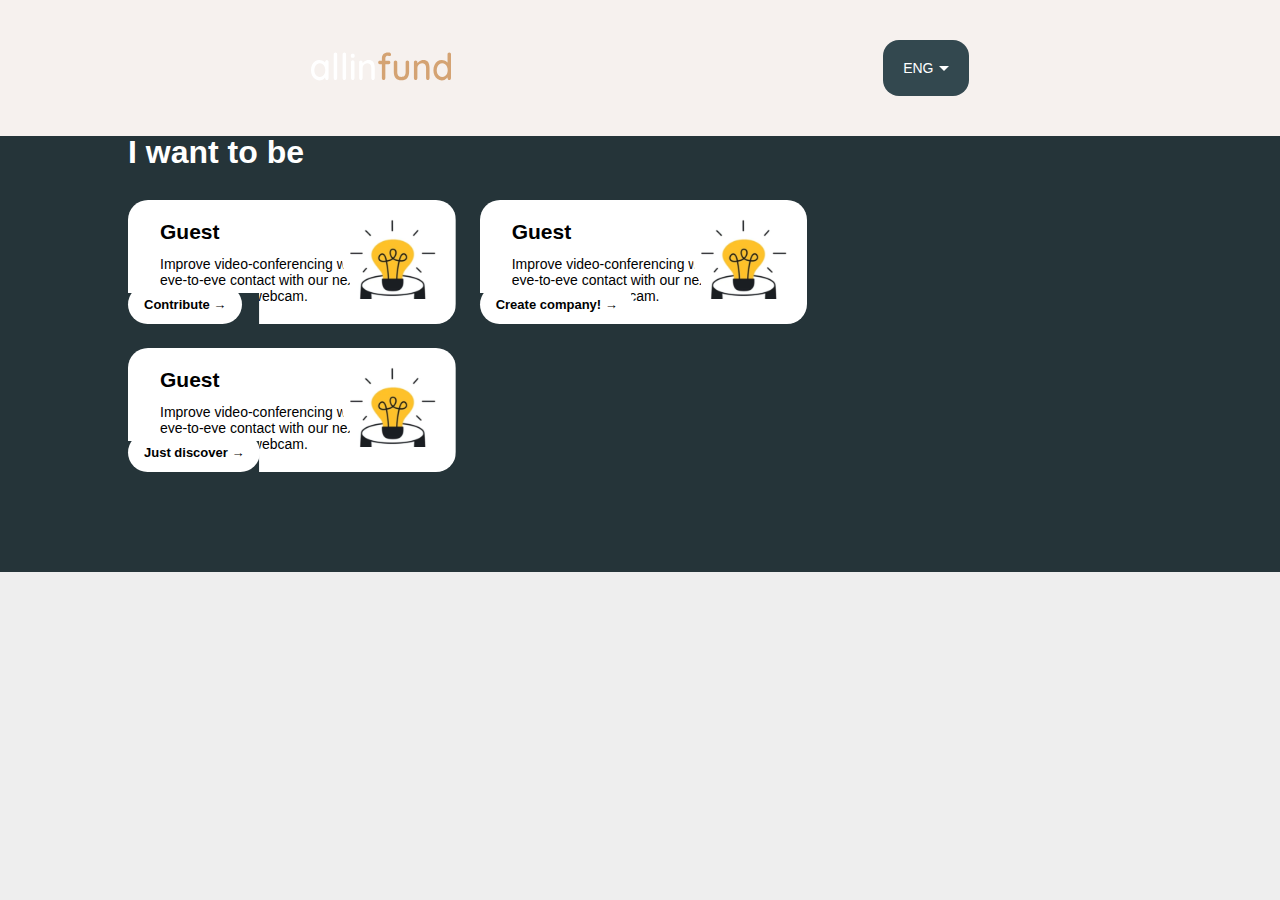
<file: register-1.html>
<!DOCTYPE html>
<html lang="en">
  <head>
    <meta charset="UTF-8" />
    <meta name="viewport" content="width=device-width, initial-scale=1.0" />
    <title>Allinfund / Home</title>
    <script src="./assest/js/index.js"></script>
    <link rel="stylesheet" href="./assest/css/main.css" />
  </head>
  <body>
    <header class="header">
      <div class="container">
        <nav class="navBar">
          <div class="logo">
            <a href="./index.html">
              <img src="./assest/images/allinfund.svg" alt="logo" />
            </a>
          </div>
          <div class="formLeftSide">
            <div class="dropdown">
              <div class="select">
                <span class="selected">ENG</span>
                <div class="caret"></div>
              </div>
              <ul class="menu">
                <li>AZ</li>
                <li>RU</li>
                <li class="active">ENG</li>
              </ul>
            </div>
          </div>
        </nav>
      </div>
    </header>
    <main>
      <section class="register">
        <div class="container">
          <h1 class="homeTitle">I want to be</h1>
          <div class="homecardBox">
            <div class="card-container">
              <div class="card">
                <div class="card-icon">
                  <img
                    src="./assest/images/card-icon.svg"
                    alt="Lightbulb Icon"
                  />
                </div>
                <h2 class="card-title">Guest</h2>
                <p class="card-description">
                  Improve video-conferencing with natural eye-to-eye contact
                  with our next-gen middle-screen webcam.
                </p>
              </div>
              <div class="cardBtn">
                <a href="./index.html">Contribute →</a>
              </div>
            </div>
            <div class="card-container">
              <div class="card">
                <div class="card-icon">
                  <img
                    src="./assest/images/card-icon.svg"
                    alt="Lightbulb Icon"
                  />
                </div>
                <h2 class="card-title">Guest</h2>
                <p class="card-description">
                  Improve video-conferencing with natural eye-to-eye contact
                  with our next-gen middle-screen webcam.
                </p>
              </div>
              <div class="cardBtn">
                <a href="./index.html">Create company! →</a>
              </div>
            </div>
            <div class="card-container">
              <div class="card">
                <div class="card-icon">
                  <img
                    src="./assest/images/card-icon.svg"
                    alt="Lightbulb Icon"
                  />
                </div>
                <h2 class="card-title">Guest</h2>
                <p class="card-description">
                  Improve video-conferencing with natural eye-to-eye contact
                  with our next-gen middle-screen webcam.
                </p>
              </div>
              <div class="cardBtn">
                <a href="./index.html">Just discover →</a>
              </div>
            </div>
          </div>
        </div>
      </section>
    </main>
    <footer></footer>
  </body>
</html>
</file>
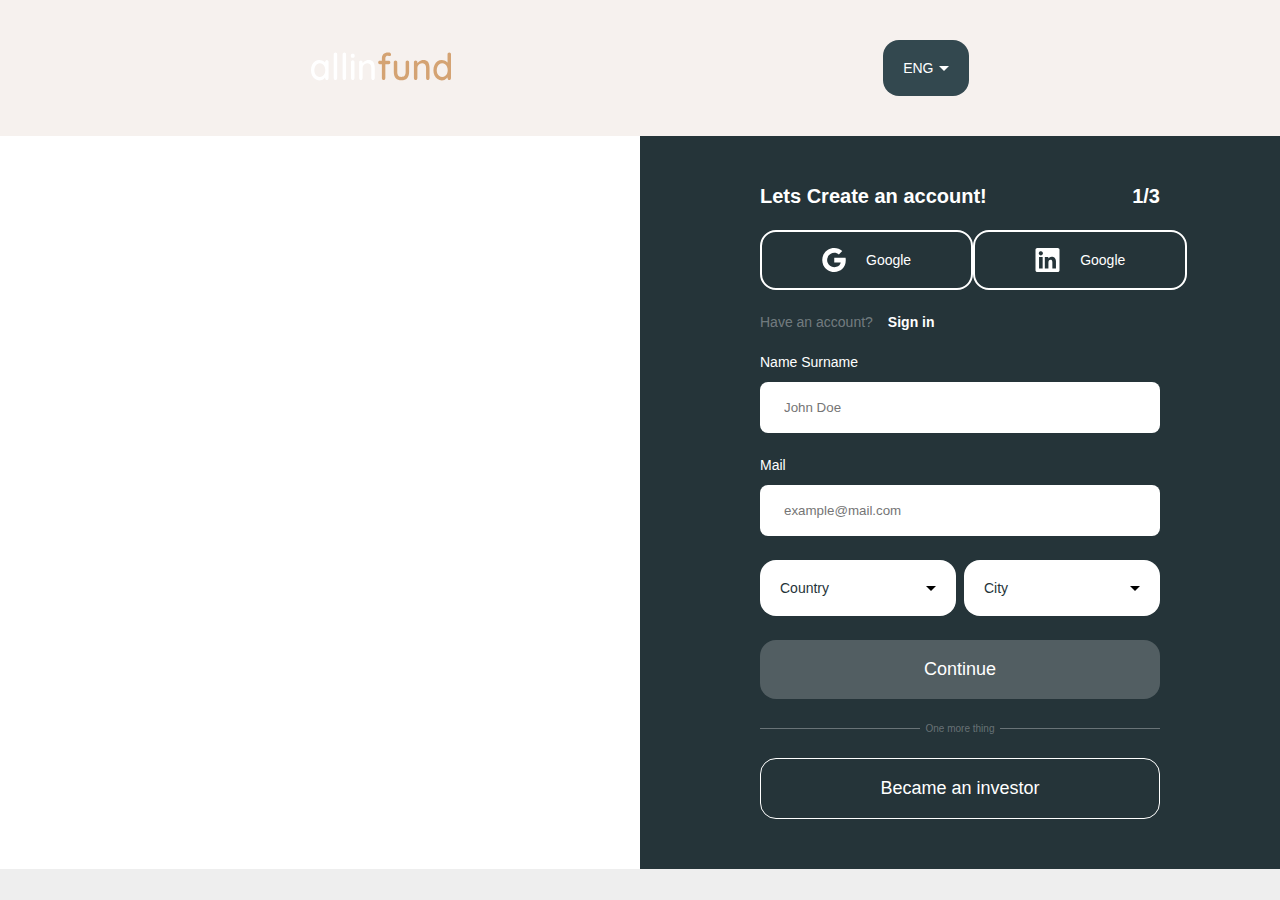
<file: register-2.html>
<!DOCTYPE html>
<html lang="en">
<head>
    <meta charset="UTF-8">
    <meta name="viewport" content="width=device-width, initial-scale=1.0">
    <title>Document</title>
    <script src="./assest/js/index.js"></script>
    <link rel="stylesheet" href="./assest/css/main.css">
</head>
<body>
    <header class="header">
        <div class="container">
          <nav class="navBar">
            <div class="logo">
              <a href="./index.html">
                <img src="./assest/images/allinfund.svg" alt="logo" />
              </a>
            </div>
            <div class="formLeftSide">
              <div class="dropdown">
                <div class="select">
                  <span class="selected">ENG</span>
                  <div class="caret"></div>
                </div>
                <ul class="menu">
                  <li>AZ</li>
                  <li>RU</li>
                  <li class="active">ENG</li>
                </ul>
              </div>
            </div>
          </nav>
        </div>
      </header>
   <main>
    <section class="register-2">
        <div class="registerContent"> 
            <div class="formTitle"><h2>Lets Create an account!  </h2>  <span class="page">1/3</span></div>
            <div class="socialBtns">
                <div class="socialBtn">
                    <a href="#"><img src="./assest/images/Google - Original.svg" alt="google icon"> Google</a>
                </div>
                <div class="socialBtn">
                    <a href="#"><img src="./assest/images/linkedin (2).svg" alt="linkedin icon"> Google</a>
                </div>
            </div>
            <div class="signIn">
                <p class="question">Have an account?</p><a href="#">Sign in</a>
            </div> 
            <form  class="form">
                <div class="formPart">
                    <label for="name-surname">
                        Name Surname
                    </label>
                    <input id="name-surname" type="text" placeholder="John Doe" maxlength="30">
                </div>
                <div class="formPart">
                    <label for="mail">
                       Mail
                    </label>
                    <input type="email" placeholder="example@mail.com" maxlength="40">
                </div>
                <div class="formSelect">
                    <div class="formLeftSide">
                        <div class="dropdown">
                            <div class="select">
                                <label for="country">Country</label>
                              <span id="country" class="selected"></span>
                              <div class="caret"></div>
                            </div>
                            <ul class="menu">
                              <li>England</li>
                              <li>Italy</li>
                              <li class="active">America</li>
                            </ul>
                          </div>
                    </div>
                    <div class="formLeftSide">
                        <div class="dropdown">
                            <div class="select">
                                <label for="country">City</label>
                              <span id="country" class="selected"></span>
                              <div class="caret"></div>
                            </div>
                            <ul class="menu">
                              <li>Malibu</li>
                              <li>Martinez</li>
                              <li class="active">Los Angeles</li>
                            </ul>
                          </div>
                    </div>
                </div>
                <div class="formBtn">
                    <button type="submit" class="btn">Continue</button>
                </div>

            </form>
            <div class="formText">One more thing</div>
            <button class="investBtn">Became an investor</button>
        </div>
    </section>
   </main>
</body>
</html>
</file>
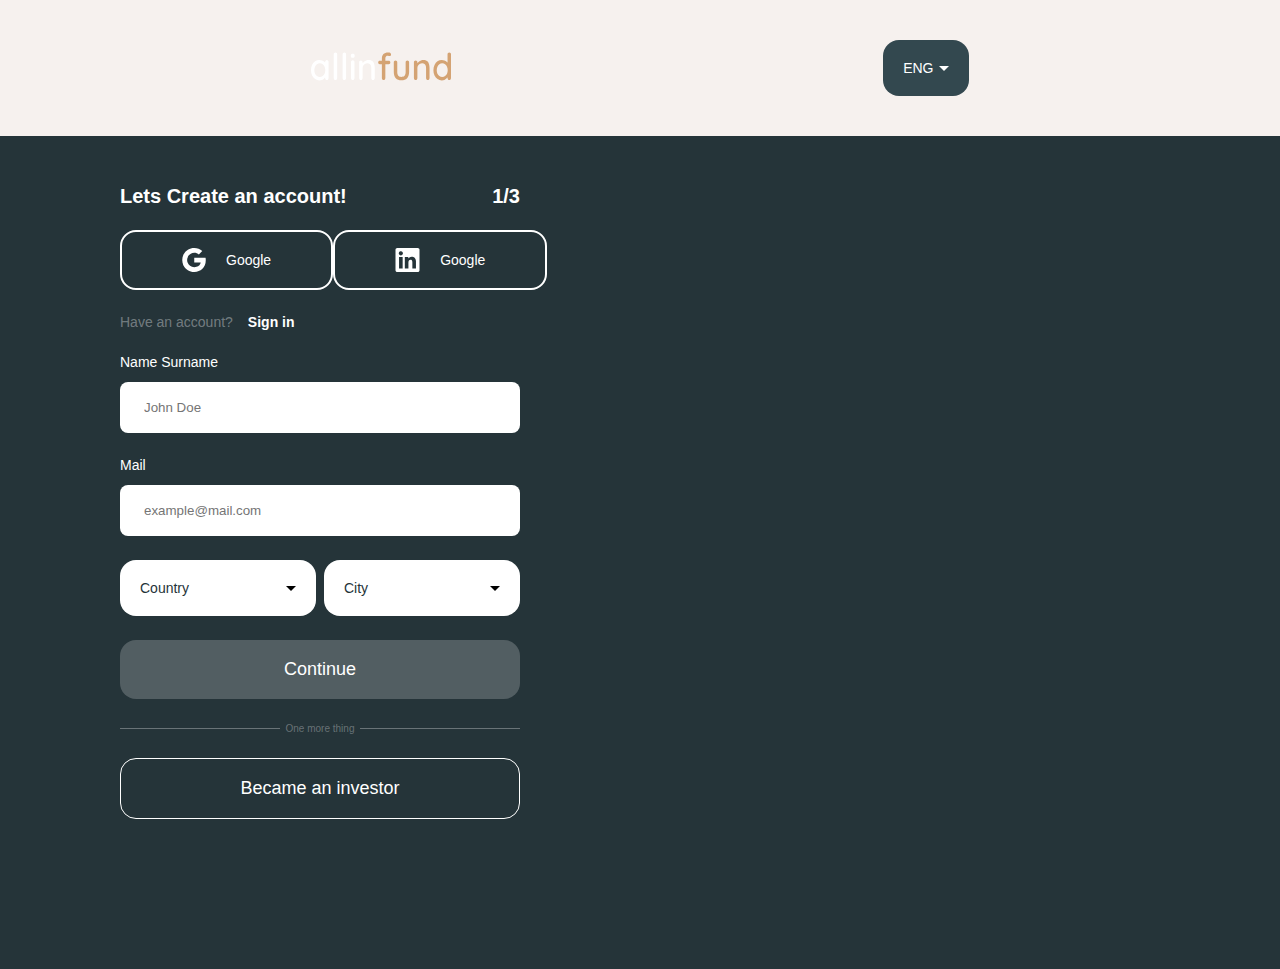
<file: register.html>
<!DOCTYPE html>
<html lang="en">
<head>
    <meta charset="UTF-8">
    <meta name="viewport" content="width=device-width, initial-scale=1.0">
    <title>Document</title>
    <script src="./assest/js/index.js"></script>
    <link rel="stylesheet" href="./assest/css/main.css">
</head>
<body>
    <header class="header">
        <div class="container">
          <nav class="navBar">
            <div class="logo">
              <a href="./index.html">
                <img src="./assest/images/allinfund.svg" alt="logo" />
              </a>
            </div>
            <div class="formLeftSide">
              <div class="dropdown">
                <div class="select">
                  <span class="selected">ENG</span>
                  <div class="caret"></div>
                </div>
                <ul class="menu">
                  <li>AZ</li>
                  <li>RU</li>
                  <li class="active">ENG</li>
                </ul>
              </div>
            </div>
          </nav>
        </div>
      </header>
   <main>
    <section class="register">
        <div class="registerContent"> 
            <div class="formTitle"><h2>Lets Create an account!  </h2>  <span class="page">1/3</span></div>
            <div class="socialBtns">
                <div class="socialBtn">
                    <a href="#"><img src="./assest/images/Google - Original.svg" alt="google icon"> Google</a>
                </div>
                <div class="socialBtn">
                    <a href="#"><img src="./assest/images/linkedin (2).svg" alt="linkedin icon"> Google</a>
                </div>
            </div>
            <div class="signIn">
                <p class="question">Have an account?</p><a href="#">Sign in</a>
            </div> 
            <form  class="form">
                <div class="formPart">
                    <label for="name-surname">
                        Name Surname
                    </label>
                    <input id="name-surname" type="text" placeholder="John Doe" maxlength="30">
                </div>
                <div class="formPart">
                    <label for="mail">
                       Mail
                    </label>
                    <input type="email" placeholder="example@mail.com" maxlength="40">
                </div>
                <div class="formSelect">
                    <div class="formLeftSide">
                        <div class="dropdown">
                            <div class="select">
                                <label for="country">Country</label>
                              <span id="country" class="selected"></span>
                              <div class="caret"></div>
                            </div>
                            <ul class="menu">
                              <li>England</li>
                              <li>Italy</li>
                              <li class="active">America</li>
                            </ul>
                          </div>
                    </div>
                    <div class="formLeftSide">
                        <div class="dropdown">
                            <div class="select">
                                <label for="country">City</label>
                              <span id="country" class="selected"></span>
                              <div class="caret"></div>
                            </div>
                            <ul class="menu">
                              <li>Malibu</li>
                              <li>Martinez</li>
                              <li class="active">Los Angeles</li>
                            </ul>
                          </div>
                    </div>
                </div>
                <div class="formBtn">
                    <button type="submit" class="btn">Continue</button>
                </div>

            </form>
            <div class="formText">One more thing</div>
            <button class="investBtn">Became an investor</button>
        </div>
    </section>
   </main>
</body>
</html>
</file>
<file: assest/css/main.css>
* {
  margin: 0;
  padding: 0;
  text-decoration: none;
  list-style: none;
  box-sizing: border-box;
  font-family: Arial, Helvetica, sans-serif;
}

.header {
  padding: 40px 0;
  background-color: #f6f1ee;
  position: relative;
}

section {
  background-color: #f6f1ee;
}

.container {
  width: 80%;
  margin: 0 auto;
}

.headerContent {
  width: 100%;
  display: flex;
  align-items: center;
  justify-content: space-between;
}
.logo {
  width: 20%;
}
.navBar {
  display: flex;
  justify-content: space-around;
  align-items: center;
}

.navList {
  width: 100%;
  display: flex;
  gap: 36px;
}

.navItem > a {
  color: #253439;
  font-size: 16px;
  font-weight: 600;
  line-height: 16px;
  position: relative;
}

.navItem > a::after {
  content: "";
  position: absolute;
  width: 0;
  left: 0;
  bottom: -5px;
  height: 2px;
  background-color: #d4a373;
  transition: 0.5s ease all;
}

.navItem > a:hover::after {
  width: 100%;
  transition: 0.5s ease all;
}

.headerRightSide {
  display: flex;
  align-items: center;
  gap: 12px;
}

.headerİcon {
  display: flex;
  align-items: center;
  justify-content: center;
  position: relative;
}

.headerİcon > a {
  background-color: #fff;
  padding: 14px;
  border-radius: 18px;
}

.headerMobileIcon {
  display: flex;
  gap: 12px;
}

.headerMobileIcon > div {
  background-color: #fff;
  padding: 12px 14px;
  border-radius: 18px;
  display: none;
}

.walletCount {
  padding: 5px;
  font-size: 10px;
  width: 20px;
  height: 20px;
  display: flex;
  align-items: center;
  justify-content: center;
  background-color: #57cc99;
  color: #fff;
  position: absolute;
  border-radius: 50%;
  top: 0;
  right: 0;
}

.loginSign {
  display: flex;
  align-items: center;
  gap: 12px;
  background-color: #fff;
  padding: 16px 24px;
  border-radius: 18px;
}

.loginSign > a {
  color: #253439;
}

#toggleDownMenu {
  cursor: pointer;
  border: none;
  background-color: #fff;
  padding: 12px 14px;
  border-radius: 18px;
  z-index: 1000;
}

.down-Menu {
  display: none;
  position: absolute;
  width: 100%;
  top: 100px;
  left: 0;
  transition: top 0.3s ease;

  padding: 20px;
  background-color: #fff;
  align-items: center;
  justify-content: center;
  font-size: 60px;
}

.navList-mob {
  display: flex;
  flex-direction: column;
  align-items: center;
}

.navList-mob > li {
  padding: 0;
}

.navList-mob > li > a {
  color: #000;
}

/* end header */

.formLeftSide {
  border-radius: 16px;
  background-color: #33484f;
  display: flex;
  flex-direction: column;
  align-items: flex-start;
}

.formLeftSide .dropdown {
  width: 100%;
  position: relative;
  display: inline-block;
}

.formLeftSide .dropdown .select {
  display: flex;
  align-items: center;
  justify-content: space-between;
  cursor: pointer;
  width: 100%;
  padding: 20px;
  border-radius: 8px;
  color: #fff;
}

.formLeftSide .dropdown .select .selected {
  display: block;
}

.formLeftSide .dropdown .select .caret {
  display: inline-block;
  width: 0;
  height: 0;
  margin-left: 5px;
  vertical-align: middle;
  border-top: 5px solid #fff;
  border-right: 5px solid transparent;
  border-left: 5px solid transparent;
}

.formLeftSide .dropdown .menu {
  width: 100%;
  position: absolute;
  top: 100%;
  left: 0;
  z-index: 1;
  display: none;
  margin: 0;
  border-radius: 8px;
  background: #33484f;
  color: #fff;
}

.formLeftSide .dropdown .menu li {
  padding: 5px;
  cursor: pointer;
}

.formLeftSide .dropdown .menu li.active {
  border-radius: 8px;
}

.formLeftSide .dropdown.open .menu {
  display: block;
}

.formLeftSide input {
  width: 100%;
  padding: 20px 32px;
  border-radius: 8px;
  background: #222426;
  border: none;
  outline: none;
  color: #fff;
}

.register {
  background-color: #253439;
  padding-bottom: 100px;
}

.homeTitle {
  font-size: 32px;
  line-height: 32px;
  color: #fff;
  margin-bottom: 32px;
}

.homecardBox {
  display: flex;
  flex-wrap: wrap;
  gap: 24px;
}

.home-card-box {
  width: 100%;
}

.home-content {
  display: flex;
  flex-wrap: wrap;
  align-items: center;
width: 100%;
  gap: 20px;
  background-color: #f6f1ee;
}

.home-card {
  width: 32.2%;
  border-radius: 30px;

}

.home-card-content {
  display: flex;

  flex-direction: column;
  border-radius: 30px;
}

.home-card-header {
  background-color: #fff;
  border-top-left-radius: 30px;
  border-top-right-radius: 30px;
  border-bottom-left-radius: 30px;
  padding: 20px;
  display: flex;
  height: 200px;
  flex-direction: column;
  justify-content: space-between;
  gap: 10px;
  position: relative;
}

.home-card-header::after {
  content: "";
  position: absolute;
  left: 45%;
  bottom: -14%;
  width: 5%;
  height: 14%;
  background-color: #f6f1ee;
  border-radius: 50%;
  box-shadow: 10px -10px 0 #fff;
}

.home-card-title {
  width: 100%;
  display: flex;
  justify-content: space-between;
}

.home-card-title > h3 {
  color: #253439;
  font-size: 32px;
}

.home-card-bottom {
  background-color: transparent;
  height: 70px;
  display: flex;
}

.home-card-description>p {
  color: #253439;
  font-size: 14px;
}

.home-card-cover img {
  max-width: 100%;
  height: auto;
}

.home-card-btn {
  background-color: #fff;
  width: 50%;
  padding: 12px 20px;
  border: 16px solid #f6f1ee;
  border-radius: 30px;
  display: flex;
  align-items: center;
  justify-content: center;
}

.home-card-btn > a {
  color: #253439;
}

.empty {
  background-color: #fff;
  width: 50%;
  border-bottom-right-radius: 20px;
  border-bottom-left-radius: 20px;
}

.startups-mob {
  display: none;
}

.card-container {
  position: relative;
  width: 32%;
  /* height: 246px; */
}

.card {
  width: 100%;
  height: 100%;
  padding: 20px 12px;
  padding: 20px 32px;
  background-color: #fff;
  border-radius: 20px;
  clip-path: polygon(0 0, 100% 0, 100% 100%, 40% 100%, 40% 75%, 0 75%);
}

.card-icon {
  float: right;
}

.card-title {
  width: 50%;
}

.card-container:nth-child(1) > .card {
  clip-path: polygon(0 0, 100% 0, 100% 100%, 40% 100%, 40% 75%, 0 75%);
}

.card-container:nth-child(2) > .card {
  clip-path: polygon(0 0, 100% 0, 100% 100%, 40% 100%, 40% 75%, 0 75%);
}

.card-icon,
.card-title {
  margin-bottom: 12px;
}
.cardBtn {
  position: absolute;
  bottom: 0px;
  left: 0px;
}

.cardBtn > a {
  display: inline-block;
  text-decoration: none;
  font-size: 13px;
  color: #000;
  background-color: #fff;
  padding: 12px 16px;
  border-radius: 20px;
  font-weight: bold;
  transition: 0.4s ease all;
}

.cardBtn a:hover {
  background-color: #8b949b;
  color: #fff;
  transition: 0.4s ease all;
}

@media (max-width: 1200px) {
  .headerRightSide {
    display: flex;
    flex-direction: column;
  }

  .container {
    width: 90%;
    margin: 0 auto;
  }

  .navList {
    gap: 15px;
  }
}

/* register css */

.register-2 {
  width: 100%;
  background-color: #fff;
  display: flex;
  justify-content: flex-end;
}

.registerContent {
  width: 50%;
  display: flex;
  flex-direction: column;
  gap: 24px;
  padding: 50px 120px;
  background-color: #253439;
}

.formTitle {
  width: 100%;
  justify-content: space-between;
  display: flex;
}

.formTitle > h2,
.page {
  color: #fff;
  font-weight: 700;
  font-size: 20px;
  line-height: 20px;
}

.socialBtns {
  display: flex;
  width: 100%;
  align-items: center;
  justify-content: space-between;
}
.socialBtn > a {
  display: flex;
  align-items: center;
  border: 2px solid #fff;
  padding: 16px 60px;
  border-radius: 16px;
  gap: 20px;
  color: #fff;
}

.signIn {
  display: flex;
  gap: 15px;
}

.question {
  font-size: 14px;
  font-weight: 500;
  color: #ffffff5d;
}

.signIn > a {
  color: #fff;
  font-weight: 600;
}

.form {
  display: flex;
  flex-direction: column;
  gap: 24px;
}

.formPart {
  display: flex;
  flex-direction: column;
}

.formPart > label {
  color: #fff;
  font-size: 14px;
  margin-bottom: 12px;
}

input {
  padding: 18px 24px;
  border-radius: 8px;
  outline: none;
  border: none;
}

.formSelect {
  width: 100%;
  display: flex;
  gap: 8px;
}

.formSelect > .formLeftSide {
  width: 50%;
  background-color: #fff;
}

.formSelect .formLeftSide .select,
.caret {
  color: #253439;
}

.formSelect .dropdown .select .caret {
  display: inline-block;
  width: 0;
  height: 0;
  margin-left: 5px;
  vertical-align: middle;
  border-top: 5px solid black;
  border-right: 5px solid transparent;
  border-left: 5px solid transparent;
}

.formBtn {
  width: 100%;
}

.formBtn > .btn {
  width: 100%;
  padding: 19px 0 19px 0;
  border: none;
  color: #fff;
  font-size: 18px;
  border-radius: 16px;
  background-color: #ffffff35;
  cursor: pointer;
}

.formText {
  text-align: center;
  font-size: 10px;
  color: #ffffff50;
  position: relative;
}
.formText::after {
  content: "";
  background-color: #ffffff50;
  position: absolute;
  left: 0;
  bottom: 5px;
  height: 1px;
  width: 40%;
}

.formText::before {
  content: "";
  background-color: #ffffff50;
  position: absolute;
  right: 0;
  bottom: 5px;
  height: 1px;
  width: 40%;
}

.investBtn {
  width: 100%;
  padding: 19px 0 19px 0;
  border: none;
  color: #fff;
  font-size: 18px;
  border-radius: 16px;
  background-color: transparent;
  border: 1px solid #ffffff;
  cursor: pointer;
}

@media (max-width: 768px) {
  .registerContent {
    width: 100%;
    display: flex;
    flex-direction: column;
    gap: 24px;
    margin: 0 6px 6px 6px;
    padding: 13px;
    border-bottom-left-radius: 12px;
    border-bottom-right-radius: 12px;
  }

  .socialBtn > a {
    display: flex;
    align-items: center;
    border: 2px solid #fff;
    padding: 12px 24px;
    border-radius: 16px;
    gap: 20px;
    color: #fff;
  }
}

/* home section start */

.home {
  width: 100%;
  padding: 40px 0;
  background-color: #f6f1ee;
}

.homeContent {
  width: 100%;
  display: flex;
  flex-direction: column;
  justify-content: center;
  align-items: center;
}

.homeInfo {
  width: 60%;
  display: flex;
  flex-direction: column;
  justify-content: center;
  align-items: center;
}

.home-title {
  font-size: 56px;
  font-weight: 700;
  line-height: 70px;
  color: #253439;
  text-align: center;
  margin-bottom: 16px;
}

.homeText {
  font-size: 18px;
  line-height: 27px;
  color: #253439;
  text-align: center;
  width: 70%;
}

.homeVectors {
  width: 100%;
  display: flex;
  flex-wrap: wrap;
  align-items: flex-start;
  justify-content: space-between;
  margin-top: 32px;
}

.homeButtonBox {
  display: flex;
  height: 200px;
  flex-direction: column;
  gap: 12px;
  align-items: center;
  justify-content: space-between;
}

.buttonBoxRow {
  display: flex;
  gap: 12px;
  align-items: center;
}

.startups {
  display: flex;
  align-items: center;
  gap: 12px;
}

.startups > a {
  color: #253439;
}

.homeBtn {
  background-color: #fff;
  border-radius: 24px;
  padding: 11px 20px;
  display: flex;
  align-items: center;
  gap: 10px;
}

.homeBtn > a {
  font-size: 18px;
  line-height: 18px;
  color: #253439;
}

.weekly {
  background-color: #f6f1ee;
  padding: 0 0 36px 0;
}

.lunchesHeader {
  width: 100%;
  display: flex;
  justify-content: space-between;
  align-items: center;
  height: 80px;
}

.lunchesHeader > a {
  background-color: #fff;
  padding: 8px 16px;
  border-radius: 30px;
  color: #253439;
}

.header-buttons > a {
  background-color: #fff;
  padding: 8px 16px;
  border-radius: 30px;
  color: #253439;
}

.lunchesHeader > h3 {
  font-size: 32px;
  line-height: 32px;
  color: #253439;
}

.weeklyTitle {
  width: 100%;
  display: flex;
  align-items: center;
  justify-content: center;
  gap: 20px;
  flex-direction: column;
}

.weeklyTitle > h2 {
  font-weight: 700;
  font-size: 72px;
  color: #253439;
  text-align: center;
}

.row {
  display: flex;
}

.lunches {
  width: 100%;
  display: flex;
  justify-content: center;
}

.cardBox {
  width: 100%;
  display: flex;
  flex-wrap: wrap;
  gap: 20px;
}

.lunchCard {
  display: flex;
  flex-direction: column;
  width: 288px;
  border-top-left-radius: 12px;
  border-top-right-radius: 12px;
}

.card-image {
  width: 100%;
  position: relative;
  transform: translateY(50px);
}
.card-image > img {
  width: 100%;
  border-top-left-radius: 12px;
  border-top-right-radius: 12px;
  object-fit: cover;
}

.favorite {
  background-color: #fff;
  padding: 10px;
  position: absolute;
  right: 12px;
  top: 12px;
  border-radius: 50%;
  display: flex;
  align-items: center;
  justify-content: center;
}

.category-name {
  background-color: #fff;
  color: #253439;
  position: absolute;
  left: 12px;
  bottom: 62px;
  padding: 8px 12px;
  border-radius: 12px;
  font-size: 12px;
}

.cardInfo {
  padding: 24px;
  border-radius: 12px;
  background-color: #fff;
  position: relative;
}

.cardText {
  line-height: 16px;
  font-size: 13px;
  color: #253439;
  font-weight: 400;
}

.cardTitle {
  margin-bottom: 12px;
  font-size: 16px;
  font-weight: 600;
  line-height: 20px;
  color: #253439;
}

.stat {
  margin-top: 24px;
  width: 100%;
}
.count-stat {
  width: 100%;
  display: flex;
  justify-content: space-between;
}

.load {
  width: 100%;
  margin-top: 14px;
  margin-bottom: 14px;
}
.load > img {
  width: 100%;
}

.launching {
  width: 100%;
  display: flex;
  justify-content: space-between;
}

.funding {
  color: #3590f3;
  font-size: 12px;
  text-transform: uppercase;
}

.soon {
  color: #253439;
  font-size: 12px;
}

/* slider style codes */

html,
body {
  position: relative;
  height: 100%;
  background-color: #f6f1ee;
}

body {
  background: #eee;
  font-family: Helvetica Neue, Helvetica, Arial, sans-serif;
  font-size: 14px;
  color: #000;
  margin: 0;
  padding: 0;
}

.mySwiper {
  display: none;
}

swiper-container {
  width: 100%;
  height: 100%;
  background-color: #f6f1ee;
}

swiper-slide {
  text-align: center;
  font-size: 18px;
  padding: 16px;
  display: flex;
  justify-content: center;
  align-items: center;
}

swiper-slide > .lunchCard {
  width: 100%;
}

swiper-slide > .event-card {
  width: 90%;
}

swiper-slide > .idea-card {
  width: 100%;
}

swiper-slide > .home-card {
  width: 100%;

}

swiper-slide img {
  display: block;
  width: 100%;
  height: 100%;
  object-fit: cover;
}

swiper-slide {
  width: 80%;
  padding: 0;
}

/* end slider style */

/* start network section */

.network {
  width: 100%;
  padding: 100px 0;
}

.card-top {
  height: 98px;
  background-color: #d4a373;
  border-top-left-radius: 24px;
  border-top-right-radius: 24px;
  position: relative;
}

.card-content {
  background-color: #fff;
  border-bottom-left-radius: 24px;
  border-bottom-right-radius: 24px;
  padding: 36px 24px;
}

.card-Image {
  position: absolute;
  left: 24px;
  top: 55px;
  width: 72px;
  height: 72px;
  background-color: #253439;
  border: 4px solid #fff;
  border-radius: 24px;
  z-index: 10;
}

.primaryTitle {
  width: 70%;
  font-size: 18px;
  font-weight: 700;
}

.location {
  color: #253439;
  opacity: 50%;
}

.card-stats {
  width: 100%;
  margin-top: 24px;
  display: flex;
  justify-content: space-between;
}

.stat-part {
  padding-right: 20px;
  border-right: 3px solid #d4a3733d;
}

.vector {
  height: 90px;
  width: 100%;
  background-image: url("../images/Vector\ 7.svg");
  background-repeat: no-repeat;
  background-size: cover;
}

.vector-bottom {
  height: 90px;
  width: 100%;
  background-image: url("../images/Frame\ 1000006555.svg");
  background-repeat: no-repeat;
  background-size: cover;
}

/* start cardGallery section */

.cardGallery {
  width: 100%;
  padding: 50px 0;
  border: 2px solid #253439;
  background-color: #253439;
}

.galleryBox {
  width: 100%;
  display: flex;
  flex-direction: column;
  gap: 20px;
}

.create-card {
  width: 100%;
  display: flex;
  align-items: center;
  background-color: #cff0f4;
  position: relative;
  border-radius: 20px;
}

.card-Content {
  width: 50%;
  display: flex;
  flex-direction: column;
  gap: 20px;
  padding: 0 56px;
}

.card-cover {
  width: 54%;
  height: 500px;
  background-image: url("../images/image\ 27.svg");
  background-repeat: no-repeat;
  background-position: bottom;
  border-bottom-right-radius: 20px;
}

.card-header {
  font-size: 40px;
  color: #253439;
  font-weight: 700;
}

.card-Description {
  width: 80%;
  font-size: 20px;
  line-height: 25px;
}

.card-btn {
  width: 300px;
  text-align: center;
  background-color: #fff;
  padding: 19px 24px;
  border-radius: 24px;
}

.card-btn > a {
  color: #253439;
  font-size: 18px;
  font-weight: 600;
}

.gallery-card-title {
  margin-top: 57px;
}

.galleryCard {
  display: flex;
  width: 50%;
  flex-direction: column;
  gap: 20px;
  background-color: #ebe2ff;
  padding: 56px;
  border-radius: 20px;
}

.gallery-card-img > img {
  height: 100%;
  object-fit: contain;
}

.galleryCard:nth-child(2) {
  display: flex;
  flex-direction: column;
  background-color: #e3f9d3;
}

.row:nth-child(2) {
  gap: 20px;
}

.gallery-card-title {
  color: #253439;
  font-size: 32px;
  font-weight: 700;
}

.galleryCardBtn {
  margin-top: 20px;
}

.galleryCardBtn > a {
  padding: 19px 20px;
  background-color: #fff;
  border-radius: 24px;
  color: #253439;
}

/* start event section */

.events {
  width: 100%;
  padding: 50px 0;
}

.event-card {
  width: 288px;
  display: flex;
  flex-direction: column;

  position: relative;
  border-radius: 12px;
}

.event-card-image {
  height: 395px;
  border-radius: 12px;
  background-color: #9747ff;
}

.event-card-title {
  margin-top: 12px;
  text-align: left;
  margin-bottom: 12px;
  font-size: 18px;
  font-weight: 700;
  width: 90%;
}

.event-date {
  background-color: #f6f1ee;
  color: #253439;
  border-top-right-radius: 12px;
  border-bottom-left-radius: 12px;
  position: absolute;
  left: 0;
  bottom: 85px;
  padding: 12px;
}

.clup-name {
  display: flex;
  gap: 12px;
}

.clup-name > img {
  width: 20px;
  height: 20px;
}

.cover-img {
  width: 100%;
  padding: 50px 0;
}

/* ideas section start */

.ideas {
  width: 100%;
  padding: 50px 0;
  position: relative;
}

.idea-card {
  width: 288px;
  position: relative;
  border-radius: 24px;
}


.idea-card-bottom{
  height: 50px;
  width: 100%;
  display: flex;
  justify-content: space-between;
  background-color: transparent;
}

.idea-card-btn{
  width: 50%;
  border: 10px solid #253439;
background-color: #fff;
  border-radius: 30px;
  display: flex;
  align-items: center;
  justify-content: center;
}

.idea-card-btn>a{
  width: 100%;
  text-align: center;
color: #253439;
}

.card-info::after {
  content: "";
  position: absolute;
  left: 40%;
  bottom:5.5%;
  width: 10%;
  height: 7%;
  background-color: transparent;
  border-radius: 50%;
  box-shadow: 10px -10px 0 #fff;
}








.card-img {
  background-color: #e3f9d3;
  height: 200px;
  border-top-left-radius: 24px;
  border-top-right-radius: 24px;
}

.card-icon {
  background-color: #fff;
  padding: 8px;
  border-radius: 50%;
  display: flex;
  justify-content: center;
  align-items: center;
  position: absolute;

  top: 8px;
  right: 8px;
}

.card-info {
  padding: 24px;
  background-color: #fff;
  border-bottom-left-radius: 20px;
}

.card-Title {
  font-size: 16px;
  font-weight: 600;
  line-height: 20px;
  margin-bottom: 12px;
}

.project-btn {
  position: absolute;
  bottom: 15px;
  left: 5px;
}

.project-btn > a {
  background-color: #253439;
  padding: 12px 16px;
  border-radius: 30px;
  color: #fff;
}

@media (max-width: 768px) {
  .header {
    margin: 6px;
    margin-bottom: 0;
    padding: 17px 0;
    border-top-left-radius: 12px;
    border-top-right-radius: 12px;
  }

  .container {
    width: 100%;
    padding: 0 13px;
  }

  .headerMobileIcon > div {
    display: block;
  }

  .headerRightSide > .loginSign,
  .headerİcon {
    display: none;
  }

  .navBar,
  .loginSign {
    display: none;
  }

  .cardBox,
  .home-content {
    display: none;
  }

  .homecardBox,
  .row {
    display: flex;
    flex-direction: column;
    gap: 30px;
  }

  .home {
    padding: 20px 0;
  }

  .card-container {
    position: relative;
    width: 100%;
    height: 200px;
  }

  .formLeftSide .dropdown .select {
    padding: 10px;
  }

  .homeInfo {
    width: 100%;
  }

  .home-title {
    font-size: 28px;
    line-height: 35px;
    width: 100%;
  }

  .homeText {
    width: 100%;
    font-size: 16px;
    line-height: 22px;
  }
  .homeTitle {
    font-size: 24px;
    line-height: 24px;
    color: #fff;
    margin-bottom: 32px;
  }

  .weeklyTitle > h2 {
    font-size: 28px;
    line-height: 28px;
  }

  .card-Content,
  .gallery-card-title,
  .galleryCardBtn {
    display: none;
  }

  .galleryCard {
    width: 100%;
    height: 300px;
    padding: 16px;
    display: flex;
    justify-content: center;
    align-items: center;
  }

  .cardGallery {
    position: relative;
  }

  .create-card {
    height: 300px;
  }

  .gallery-card-img {
    display: flex;
    align-items: center;
    justify-content: center;
  }

  .gallery-card-img > img {
    height: 100%;
    width: 100%;
  }

  .card-cover {
    width: 100%;
    height: 300px;
    background-position: left;
    background-size: cover;
    border-radius: 20px;
  }

  .weeklyTitle > p {
    padding: 0 16px;
    font-size: 18px;
    text-align: center;
  }
  .buttonBoxRow {
    display: none;
  }

  .lunchesHeader > h3 {
    font-size: 20px;
  }

  .startups-mob {
    display: flex;
    align-items: center;
    margin-top: 24px;
  }

  .startups-mob > a {
    color: #253439;
  }

  .leftVector {
    width: 45%;
  }

  .leftVector > img,
  .rightVector > img {
    width: 100%;
  }

  .rightVector {
    width: 45%;
  }

  .mySwiper {
    display: block;
  }

  .startups {
    display: none;
  }

  .card-container {
    height: 330px;
  }

  .card-title {
    width: 100%;
  }

  .card-description {
    font-size: 14px;
    line-height: 20px;
    height: 150px;
  }

  .homecardBox {
    display: none;
  }

  .homeVectors {
    display: flex;
    align-items: center;
    flex-wrap: nowrap;
  }

  .vector {
    transform: translateY(20px);
  }

  .network {
    width: 100%;
    padding: 0;
  }

  .coverIcon {
    display: none;
  }

  .card {
    display: flex;
    flex-direction: column;
    justify-content: space-around;
  }

  .card-container {
    position: relative;
  }

  .card-info::after {
    content: "";
    position: absolute;
    left:51%;
    bottom:5%;
    width: 9%;
    height: 5%;
    background-color: #253439;
    border-radius: 50%;
    box-shadow: 10px -10px 0 white;
  }


.idea-card-btn{
  width: 54%;
}

.idea-card-btn>a{
font-weight: 600;
  font-size: 13px;
}


  .card-container:nth-child(1) > .card {
    clip-path: polygon(0 0, 100% 0, 100% 100%, 50% 100%, 50% 80%, 0 80%);
  }
  .card-container:nth-child(2) > .card {
    clip-path: polygon(0 0, 100% 0, 100% 100%, 55% 100%, 55% 70%, 0 70%);
  }
  .card-container:nth-child(3) > .card {
    clip-path: polygon(0 0, 100% 0, 100% 100%, 50% 100%, 50% 70%, 0 70%);
  }

  /* event section 762 */

  .events {
    width: 100%;
    padding: 20px 0;
  }

  .header-buttons {
    display: flex;
    flex-direction: column;
    gap: 10px;
  }

  .cover-img {
    padding: 15px 0;
  }
}

@media (max-width: 1024px) {
  .home-card {
    width: 45%; /* Adjust width for tablets */
  }
}

@media (max-width: 768px) {
  .home-card {
    width: 100%;  /* Full width on smaller screens */
  }

  .home-card-title {
height: 100px;
  }

  .home-card-title > h3 {
    font-size: 24px; /* Smaller font for titles */
  }
  .home-card-header::after {
    content: "";
    position: absolute;
    left: 55%;
    bottom: -14%;
    width: 5%;
    height: 14%;
    background-color: #f6f1ee;
    border-radius: 50%;
    box-shadow: 10px -10px 0 #fff;
  }

  .home-card-description {
    font-size: 14px; 
    height: 80px;
  }

  .home-card-btn {
    width: 60%;
    font-size: 13px;
  }
  .empty {
    width: 40%;
  }
}
</file>
